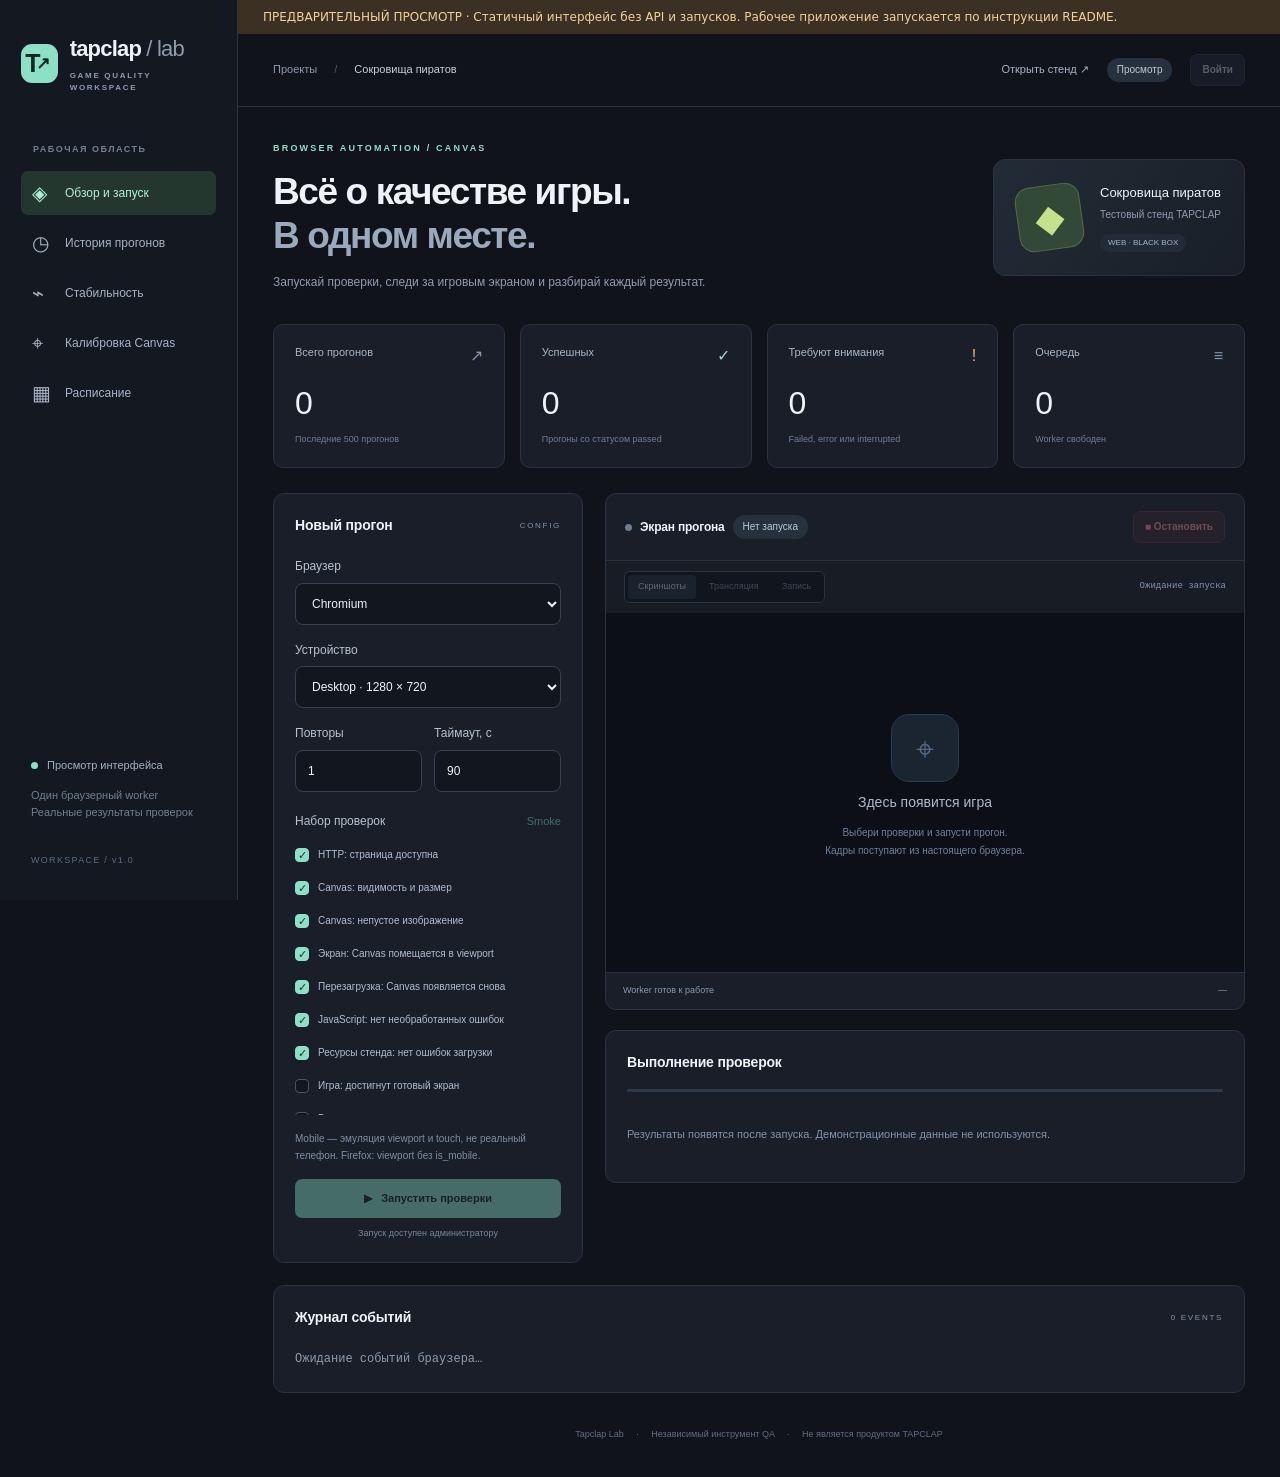
<file: preview.html>
<!doctype html>
<html lang="ru">
<head>
  <meta charset="utf-8"><meta name="viewport" content="width=device-width,initial-scale=1">
  <meta name="theme-color" content="#11151d"><title>Tapclap Lab · Game QA</title>
  <style>:root{color-scheme:dark;--bg:#10131a;--panel:#191e28;--border:#2b3240;--text:#eff3f7;--muted:#8f9bae;--mint:#8be0c5;--amber:#e9b870;--red:#f58d91;--sidebar:238px}*{box-sizing:border-box}body{margin:0;background:var(--bg);color:var(--text);font:14px/1.55 -apple-system,BlinkMacSystemFont,"Segoe UI",sans-serif}a{color:inherit;text-decoration:none}button,input,select{font:inherit}button{cursor:pointer}button:disabled{cursor:not-allowed;opacity:.4}button:focus-visible,a:focus-visible,input:focus-visible,select:focus-visible{outline:2px solid var(--mint);outline-offset:3px}input,select{width:100%;background:#11161f;color:var(--text);border:1px solid #384151;border-radius:8px;padding:10px 12px;min-height:42px}select{cursor:pointer}label{display:block;color:#b8c2d0;font-size:12px;font-weight:500;margin-bottom:16px}label input,label select{display:block;margin-top:7px}.sidebar{position:fixed;width:var(--sidebar);height:100vh;padding:32px 21px;background:#141821;border-right:1px solid var(--border);display:flex;flex-direction:column;z-index:2}.brand{display:flex;gap:12px;align-items:center;font-size:22px;font-weight:700;letter-spacing:-.8px}.brand-mark{background:var(--mint);color:#12261f;display:block;width:38px;height:39px;text-align:center;line-height:39px;border-radius:11px;font-size:25px;position:relative;letter-spacing:-4px;padding-right:7px}.brand-mark span{font-size:17px;vertical-align:top}.brand-lab{font-weight:400;color:var(--muted)}.brand small{display:block;font-size:8px;letter-spacing:1.7px;margin-top:4px;color:var(--muted)}.nav-label{font-size:9px;font-weight:600;letter-spacing:1.5px;color:#737f94;margin:48px 12px 14px}nav{display:flex;flex-direction:column;gap:6px}nav a{padding:12px 11px;display:flex;gap:12px;align-items:center;color:#a7b2c3;font-size:12px;border-radius:7px}nav a span{font-size:20px;width:21px;line-height:1}nav a:hover{background:#202733}nav a.active{background:#24372f;color:#adf0d9}.sidebar-bottom{margin-top:auto;font-size:11px;color:#a4b0c3;padding:24px 10px 0}.sidebar-bottom p{font-size:11px;color:#718095;margin:13px 0 30px}.version{font-size:9px;letter-spacing:1.3px;color:#5c6b81}.dot{display:inline-block;width:7px;height:7px;background:#6e7d92;border-radius:50%;margin-right:6px}.dot.live{background:var(--mint);box-shadow:0 0 12px #8be0c544}.sidebar-bottom .dot{background:var(--mint)}.workspace{margin-left:var(--sidebar)}.topbar{height:73px;border-bottom:1px solid var(--border);padding:0 35px;display:flex;align-items:center;justify-content:space-between;gap:20px}.breadcrumb{font-size:11px;color:#8c99ad}.breadcrumb span{padding:0 14px;color:#4c586b}.breadcrumb strong{font-weight:500;color:#c6d0df}.header-actions{display:flex;align-items:center;gap:18px}.header-actions>a{font-size:11px;color:#a8b5c8}.pill{display:inline-flex;align-items:center;white-space:nowrap;font-size:10px;border-radius:20px;background:#27303d;padding:4px 10px;color:#bcc7d8}.pill.passed{background:#233b32;color:var(--mint)}.pill.failed,.pill.error,.pill.interrupted{background:#402a31;color:var(--red)}.pill.running{background:#223f3b;color:var(--mint)}.pill.queued{background:#383329;color:var(--amber)}.pill.skipped,.pill.cancelled{color:#b2aec9;background:#302d3c}.pill.admin{color:var(--mint);background:#24372f}.pill.subtle{font-size:8px;padding:3px 8px;background:#242b38;color:#a5b2c6}main{padding:35px;max-width:1640px;margin:auto}.page-heading,.section-heading{display:flex;justify-content:space-between;align-items:center;gap:24px;margin-bottom:30px}.eyebrow{font-size:9px;letter-spacing:2.2px;color:var(--mint);font-weight:600;margin:0 0 14px}h1{font-size:37px;font-weight:600;letter-spacing:-1.4px;line-height:1.18;margin:0 0 15px}h1 span{color:#9ba9bc}.subtitle{font-size:12px;color:var(--muted);margin:0;line-height:1.8}.project-badge{display:flex;gap:18px;align-items:center;padding:23px;border:1px solid var(--border);background:linear-gradient(125deg,#222c36,#191e28);border-radius:12px;min-width:250px;font-weight:500;font-size:13px}.project-badge small{display:block;font-size:10px;color:var(--muted);margin:3px 0 9px}.gem{font-size:38px;background:#334938;color:#c4e28b;border:1px solid #566c46;border-radius:15px;width:65px;height:65px;text-align:center;line-height:65px;transform:rotate(-8deg)}.metrics{display:grid;grid-template-columns:repeat(4,1fr);gap:15px;margin-bottom:25px}.metrics article{padding:19px 21px;background:var(--panel);border:1px solid var(--border);border-radius:10px}.metrics p{font-size:11px;color:#a9b5c7;margin:0;display:flex;justify-content:space-between}.metrics p span{font-size:16px;color:#8696ac}.metrics strong{display:block;font-size:32px;font-weight:500;line-height:1.5;margin-top:10px;letter-spacing:-1px}.metrics small{font-size:9px;color:#6f7f96}.metrics .green{color:var(--mint)}.metrics .amber{color:var(--amber)}.panel{background:var(--panel);border:1px solid var(--border);border-radius:11px;padding:21px;min-width:0}.panel-heading{display:flex;align-items:center;justify-content:space-between;gap:12px;margin-bottom:20px}h2{font-size:14px;margin:0;font-weight:600;letter-spacing:-.2px}h3{font-size:16px;font-weight:500;margin:10px 0}.tag{font-size:8px;color:#8494ac;letter-spacing:1.7px}.run-grid{display:grid;grid-template-columns:310px minmax(0,1fr);gap:22px}.two-columns{display:grid;grid-template-columns:1fr 1fr;gap:12px}.test-label{display:flex;justify-content:space-between;font-size:12px;color:#b8c2d0;margin:4px 0 10px}.text-button{border:0;background:none;color:var(--mint);font-size:11px;padding:0}.test-picker{display:flex;flex-direction:column;gap:4px;max-height:275px;overflow:auto;margin:0 -5px;padding:0 5px}.test-option{display:flex;gap:9px;align-items:flex-start;color:#afbdd1;font-size:10px;font-weight:400;padding:7px 0;margin:0;line-height:1.5}.test-option input{appearance:none;flex:0 0 14px;width:14px;min-height:14px;height:14px;padding:0;margin:1px 0 0;border-radius:4px;border-color:#45546a}.test-option input:checked{background:var(--mint);border-color:var(--mint)}.test-option input:checked:after{content:'✓';display:block;font-size:11px;color:#15392b;line-height:12px;text-align:center}.hint{font-size:10px;color:#7e8da4;line-height:1.7;margin:15px 0}.button{border-radius:7px;border:1px solid transparent;font-size:11px;font-weight:600;padding:10px 16px;min-height:38px;transition:background .15s}.button.primary{background:var(--mint);color:#12271f}.button.primary:hover{background:#a5edd6}.button.secondary{color:#c3cfdf;background:#222b38;border-color:#374356}.button.secondary:hover{background:#2b3748}.button.danger{background:#39272d;color:var(--red);border-color:#5a333e}.button.small{font-size:10px;padding:7px 11px;min-height:30px}.full{width:100%}.config-footnote{font-size:9px;text-align:center;color:#78869b;margin:9px 0 0}.monitor-stack{display:flex;flex-direction:column;gap:20px}.monitor{padding:0;overflow:hidden}.monitor>.panel-heading{padding:17px 19px;margin:0}.title-with-dot{display:flex;align-items:center;gap:8px}.title-with-dot .dot{margin:0}.title-with-dot h2{font-size:12px}.monitor-toolbar{display:flex;justify-content:space-between;gap:12px;align-items:center;border-top:1px solid var(--border);padding:10px 18px;background:#171c25}.segments{display:flex;gap:3px;background:#10151e;border:1px solid #2a3443;border-radius:6px;padding:3px}.segments button{border:0;background:transparent;color:#8292a9;font-size:9px;border-radius:4px;padding:5px 10px}.segments button.selected{background:#2a3744;color:#d7e2ef}.mono{font-family:ui-monospace,SFMono-Regular,monospace;font-size:9px;color:#8292a9}.screen{background:#0c1016;aspect-ratio:16/9;max-height:480px;position:relative;display:flex;justify-content:center;align-items:center;overflow:hidden}.screen img,.screen video{width:100%;height:100%;object-fit:contain}.screen [hidden]{display:none}.empty-screen{text-align:center;color:#6f819a}.empty-screen h3{font-size:14px;color:#acb9cc}.empty-screen p{font-size:10px;line-height:1.8}.screen-icon{display:inline-block;font-size:32px;color:#526880;background:#1b2532;width:68px;height:68px;line-height:68px;border-radius:18px;border:1px solid #2b3b4f}.screen-caption{position:absolute;top:14px;left:14px;letter-spacing:1.5px;font-size:8px;color:#d6f6e9;padding:5px 9px;border-radius:4px;background:#132f26d9}.monitor-footer{padding:11px 17px;display:flex;justify-content:space-between;font-size:9px;color:#8a9bb3;gap:15px;border-top:1px solid var(--border)}#currentStep{overflow:hidden;white-space:nowrap;text-overflow:ellipsis}#frameInfo{white-space:nowrap}#videoSelect{margin:10px;width:calc(100% - 20px);font-size:11px}.progress-track{height:3px;background:#30394a;margin:-4px 0 16px;border-radius:5px;overflow:hidden}.progress-track>span{height:100%;display:block;width:0;background:var(--mint);transition:width .3s}.results-empty{font-size:11px;color:#8393ab;padding:18px 0}.test-result{display:grid;grid-template-columns:22px minmax(0,1fr) auto auto;align-items:center;gap:10px;padding:10px 0;border-bottom:1px solid #283140;font-size:11px}.test-result:last-child{border:0}.result-icon{font-size:15px;color:#8494a9}.test-result.passed .result-icon{color:var(--mint)}.test-result.failed .result-icon{color:var(--red)}.test-result.running .result-icon{color:var(--amber)}.test-result small{display:block;font-size:10px;color:#8898b0;margin-top:5px;white-space:pre-wrap;overflow-wrap:anywhere}.test-result a{color:var(--mint);font-size:10px}.run-summary{background:#30232b;border:1px solid #593540;padding:12px;margin-top:12px;font-size:11px;border-radius:7px;color:#edb2b8;white-space:pre-wrap}.result-links{display:flex;gap:10px;font-size:10px;color:var(--mint)}.log-panel{margin-top:22px}.event-log{max-height:220px;overflow:auto;font:10px/1.8 ui-monospace,SFMono-Regular,monospace;color:#a3b4ca}.event{display:flex;gap:14px;padding:3px 0}.event time{color:#677b96;white-space:nowrap}.event span{overflow-wrap:anywhere}.event.error,.event.run_end{color:var(--amber)}footer{text-align:center;font-size:9px;color:#5f6f85;padding:35px 0 0}footer span{padding:0 10px}.section-heading{margin:15px 0 30px}.section-heading select{width:170px}.section-heading h1{font-size:31px}.table-scroll{overflow:auto}table{border-collapse:collapse;width:100%;text-align:left;white-space:nowrap;font-size:11px}th{font-size:9px;text-transform:uppercase;letter-spacing:1px;color:#73859e;font-weight:500;padding:8px 12px 17px}td{padding:16px 12px;border-top:1px solid var(--border);color:#b6c4d7}td strong{font-weight:500;color:#e1e9f3}td small{font-size:9px;color:#8292aa;display:block;margin-top:3px}.table-empty{padding:55px 20px;text-align:center;color:#8392a9;font-size:12px}.compare-panel{margin-top:24px}.compare-controls{display:flex;gap:15px;align-items:center;margin-bottom:20px}.compare-controls select{flex:1}.notice{border:1px solid #35453e;background:#1a2925;color:#9fc8b8;border-radius:9px;padding:15px 20px;font-size:11px;margin-bottom:24px;line-height:1.8}.notice code{background:#15221d;color:#c1f2df;padding:2px 5px;border-radius:3px;font-size:10px}.muted{color:var(--muted);font-size:12px}.sparkline{display:block;width:150px;height:32px}.calibration-grid{display:grid;grid-template-columns:minmax(0,1.2fr) minmax(0,1fr);gap:22px}.capture-wrap{position:relative;background:#10151d;border:1px solid #2d394b;border-radius:7px;overflow:hidden;min-height:200px}#captureCanvas{width:100%;display:block;touch-action:none;cursor:crosshair}.capture-empty{position:absolute;inset:0;display:flex;align-items:center;justify-content:center;color:#6d819e;font-size:11px;pointer-events:none}.capture-controls{display:flex;align-items:flex-end;gap:15px;margin-top:18px}.capture-controls label{flex:1;margin:0}.capture-controls .button{height:42px}.template-list,.scenario-list{display:flex;flex-wrap:wrap;gap:8px;margin-top:20px}.template-chip{border:1px solid #3e4c5e;background:#263342;padding:5px 9px;border-radius:5px;font-size:10px;color:#c6d8eb}.template-chip small{color:#89a5bd;margin-left:5px}.scenario-row{padding:9px 0;display:flex;gap:8px;align-items:center;border-bottom:1px solid #313b4c;font-size:10px}.scenario-row .step-number{border:1px solid #42546a;border-radius:50%;width:22px;height:22px;line-height:20px;text-align:center;color:var(--mint);flex-shrink:0}.scenario-row span:nth-child(2){flex:1}.scenario-row button{border:0;background:none;color:var(--red);font-size:18px}.step-editor{display:flex;flex-wrap:wrap;gap:8px;margin-top:18px}.step-editor select{width:calc(50% - 4px);font-size:11px}.step-editor input{font-size:11px;flex:1}.schedule-grid{display:grid;grid-template-columns:360px minmax(0,1fr);gap:24px}.schedule-card{border-bottom:1px solid var(--border);padding:17px 0}.schedule-card:first-child{padding-top:0}.schedule-card-header{display:flex;gap:20px;justify-content:space-between;align-items:center}.schedule-card h3{margin:0;font-size:13px}.schedule-card p{font-size:11px;color:var(--muted);margin:7px 0}.schedule-card .mono{font-size:10px}dialog{color:var(--text);background:#1b2330;border:1px solid #46556c;border-radius:15px;max-width:420px;width:calc(100% - 36px);padding:30px}dialog::backdrop{background:#070b13bd;backdrop-filter:blur(4px)}dialog h2{font-size:21px;margin-bottom:10px}dialog label{margin-top:25px}.dialog-close{position:absolute;right:14px;top:10px;background:none;border:0;color:var(--muted);font-size:25px}.error-text{color:var(--red);font-size:12px;min-height:18px}#toast{position:fixed;right:25px;bottom:25px;max-width:450px;z-index:10;padding:14px 20px;border:1px solid #4b685c;background:#203a30;color:#c7f5e1;border-radius:9px;box-shadow:0 10px 50px #0008;font-size:12px}#toast.error{border-color:#71414c;background:#3d2730;color:#ffc1c7}[hidden]{display:none!important}::-webkit-scrollbar{width:6px;height:6px}::-webkit-scrollbar-thumb{background:#3d4b60;border-radius:10px}@media(min-width:1500px){h1{font-size:42px}.run-grid{grid-template-columns:330px minmax(0,1fr)}.test-picker{max-height:330px}}@media(max-width:1150px){:root{--sidebar:200px}.sidebar{padding:28px 13px}.brand{font-size:20px}.topbar{padding:0 22px}main{padding:25px 22px}.project-badge{min-width:210px;padding:17px;gap:12px}.run-grid{grid-template-columns:270px minmax(0,1fr);gap:16px}.panel{padding:17px}.metrics{gap:10px}.metrics article{padding:15px}.monitor-toolbar{flex-wrap:wrap}.calibration-grid{grid-template-columns:1fr}.schedule-grid{grid-template-columns:300px 1fr}.screen{min-height:230px}.header-actions{gap:10px}}@media(max-width:850px){:root{--sidebar:0px}.sidebar{position:static;width:100%;height:auto;padding:16px 20px;border-right:0;border-bottom:1px solid var(--border)}.brand{font-size:19px}.brand-mark{height:34px;width:34px;line-height:34px}.brand small,.nav-label,.sidebar-bottom{display:none}nav{flex-direction:row;gap:4px;overflow:auto;margin-top:15px}nav a{white-space:nowrap;font-size:10px;padding:8px}nav a span{font-size:15px;width:auto}.topbar{height:56px}.breadcrumb{font-size:10px}.header-actions>a{display:none}.page-heading{align-items:flex-start}.project-badge{display:none}h1{font-size:32px}.metrics{grid-template-columns:repeat(2,1fr)}.run-grid{grid-template-columns:1fr}.test-picker{max-height:180px}.config-panel form{display:grid;grid-template-columns:1fr 1fr;gap:0 20px}.config-panel .test-label,.config-panel .test-picker,.config-panel .hint,.config-panel .full,.config-footnote{grid-column:1/-1}.config-panel .two-columns{grid-column:1/-1}.screen{min-height:220px;max-height:500px}.schedule-grid{grid-template-columns:1fr}.compare-controls{flex-wrap:wrap}.compare-controls select{width:100%;flex:auto}.section-heading h1{font-size:27px}.section-heading{align-items:flex-start}.capture-controls{flex-wrap:wrap}.capture-controls label{min-width:160px}.title-with-dot{gap:6px}.monitor>.panel-heading{padding:14px}.monitor-footer{font-size:9px}.compare-controls>span{display:none}.event{gap:8px}.subtitle{font-size:11px}}@media(prefers-reduced-motion:reduce){*{transition:none!important}}
</style>
</head>
<body>
  <aside class="sidebar">
    <a class="brand" href="#overview"><span class="brand-mark">T<span>↗</span></span><span>tapclap<span class="brand-lab"> / lab</span><small>GAME QUALITY WORKSPACE</small></span></a>
    <p class="nav-label">РАБОЧАЯ ОБЛАСТЬ</p>
    <nav aria-label="Основная навигация">
      <a href="#overview" data-nav="overview" class="active"><span>◈</span> Обзор и запуск</a>
      <a href="#history" data-nav="history"><span>◷</span> История прогонов</a>
      <a href="#stability" data-nav="stability"><span>⌁</span> Стабильность</a>
      <a href="#calibration" data-nav="calibration"><span>⌖</span> Калибровка Canvas</a>
      <a href="#schedules" data-nav="schedules"><span>▦</span> Расписание</a>
    </nav>
    <div class="sidebar-bottom"><span class="dot"></span> <span id="connection">Просмотр интерфейса</span><p>Один браузерный worker<br>Реальные результаты проверок</p><span class="version">WORKSPACE / v1.0</span></div>
  </aside>
  <div class="workspace"><div style="padding:10px 25px;background:#3b3021;color:#f1d19a;font:12px system-ui">ПРЕДВАРИТЕЛЬНЫЙ ПРОСМОТР · Статичный интерфейс без API и запусков. Рабочее приложение запускается по инструкции README.</div>
    <header class="topbar"><span class="breadcrumb">Проекты <span>/</span> <strong>Сокровища пиратов</strong></span><div class="header-actions"><a href="https://gems2-testers.stand.tapclap.com/" target="_blank" rel="noreferrer">Открыть стенд ↗</a><span id="role" class="pill">Просмотр</span><button disabled id="authButton" class="button small secondary">Войти</button></div></header>
    <main>
      <section data-page="overview" class="page">
        <div class="page-heading"><div><p class="eyebrow">BROWSER AUTOMATION / CANVAS</p><h1>Всё о качестве игры.<br><span>В одном месте.</span></h1><p class="subtitle">Запускай проверки, следи за игровым экраном и разбирай каждый результат.</p></div><div class="project-badge"><span class="gem">◆</span><div>Сокровища пиратов<small>Тестовый стенд TAPCLAP</small><span class="pill subtle">WEB · BLACK BOX</span></div></div></div>
        <div class="metrics"><article><p>Всего прогонов <span>↗</span></p><strong id="metricTotal">0</strong><small>Последние 500 прогонов</small></article><article><p>Успешных <span class="green">✓</span></p><strong id="metricPassed">0</strong><small>Прогоны со статусом passed</small></article><article><p>Требуют внимания <span class="amber">!</span></p><strong id="metricFailed">0</strong><small>Failed, error или interrupted</small></article><article><p>Очередь <span>≡</span></p><strong id="metricQueued">0</strong><small id="workerStatus">Worker свободен</small></article></div>
        <div class="run-grid">
          <section class="panel config-panel"><div class="panel-heading"><h2>Новый прогон</h2><span class="tag">CONFIG</span></div>
            <form id="runForm"><label>Браузер<select id="browser"><option value="chromium">Chromium</option><option value="firefox">Firefox</option><option value="webkit">WebKit</option></select></label>
              <label>Устройство<select id="profile"><option value="desktop">Desktop · 1280 × 720</option><option value="mobile">Mobile · 390 × 844</option><option value="tablet">Tablet · 820 × 1180</option></select></label>
              <div class="two-columns"><label>Повторы<input id="repeat" type="number" min="1" max="10" value="1"></label><label>Таймаут, с<input id="timeout" type="number" min="15" max="180" value="90"></label></div>
              <div class="test-label"><span>Набор проверок</span><button disabled type="button" id="selectSmoke" class="text-button">Smoke</button></div><div id="testPicker" class="test-picker"><label class="test-option" title="Главный документ отвечает HTTP 2xx/3xx."><input type="checkbox" disabled checked><span>HTTP: страница доступна</span></label><label class="test-option" title="gameCanvas видим и имеет ненулевой размер. Это не проверка окончания загрузки игры."><input type="checkbox" disabled checked><span>Canvas: видимость и размер</span></label><label class="test-option" title="На Canvas есть графика, а не одноцветный экран. Загрузочная заставка тоже считается графикой."><input type="checkbox" disabled checked><span>Canvas: непустое изображение</span></label><label class="test-option" title="Нет обрезания Canvas и горизонтальной прокрутки."><input type="checkbox" disabled checked><span>Экран: Canvas помещается в viewport</span></label><label class="test-option" title="После перезагрузки снова доступен Canvas. Сохранность игрового прогресса этим не проверяется."><input type="checkbox" disabled checked><span>Перезагрузка: Canvas появляется снова</span></label><label class="test-option" title="В течение окна наблюдения нет pageerror. console.error сохраняется отдельно в журнале."><input type="checkbox" disabled checked><span>JavaScript: нет необработанных ошибок</span></label><label class="test-option" title="Нет failed-запросов и HTTP 4xx/5xx к домену стенда за окно наблюдения."><input type="checkbox" disabled checked><span>Ресурсы стенда: нет ошибок загрузки</span></label><label class="test-option" title="Поиск откалиброванного шаблона game_ready. Без шаблона — skipped, без ложного passed."><input type="checkbox" disabled ><span>Игра: достигнут готовый экран</span></label><label class="test-option" title="Сравнение с утверждённым эталоном данного браузера и viewport. До калибровки — skipped."><input type="checkbox" disabled ><span>Визуальная регрессия: эталон</span></label><label class="test-option" title="Держит игру открытой почти до таймаута для захвата шаблонов. Это сбор кадров, а не игровая проверка; итог skipped."><input type="checkbox" disabled ><span>Калибровка: длительное наблюдение</span></label></div>
              <p class="hint">Mobile — эмуляция viewport и touch, не реальный телефон. Firefox: viewport без is_mobile.</p>
              <button disabled type="submit" class="button primary full" id="launchButton">▶ &nbsp; Запустить проверки</button><p class="config-footnote" id="launchHint">Запуск доступен администратору</p>
            </form>
          </section>
          <div class="monitor-stack">
            <section class="panel monitor"><div class="panel-heading"><div class="title-with-dot"><span class="dot" id="liveDot"></span><h2>Экран прогона</h2><span id="runStatus" class="pill">Нет запуска</span></div><button id="stopButton" class="button danger small" disabled>■ Остановить</button></div>
              <div class="monitor-toolbar"><div class="segments"><button disabled data-monitor="snapshot" class="selected">Скриншоты</button><button disabled data-monitor="stream">Трансляция</button><button disabled data-monitor="video">Запись</button></div><span id="runMeta" class="mono">Ожидание запуска</span></div>
              <div class="screen" id="screen"><div id="screenEmpty" class="empty-screen"><span class="screen-icon">⌖</span><h3>Здесь появится игра</h3><p>Выбери проверки и запусти прогон.<br>Кадры поступают из настоящего браузера.</p></div><img id="liveImage" alt="Текущий экран браузера" hidden><video id="runVideo" controls preload="metadata" hidden></video><span class="screen-caption" id="screenCaption" hidden>LIVE VIEW</span></div>
              <div class="monitor-footer"><span id="currentStep">Worker готов к работе</span><span id="frameInfo">—</span></div><select id="videoSelect" aria-label="Видеозапись теста" hidden></select>
            </section>
            <section class="panel results-panel"><div class="panel-heading"><h2>Выполнение проверок</h2><div class="result-links" id="resultLinks"></div></div><div class="progress-track"><span id="progressFill"></span></div><div id="testResults" class="results-empty">Результаты появятся после запуска. Демонстрационные данные не используются.</div><div id="runSummary" class="run-summary" hidden></div></section>
          </div>
        </div>
        <section class="panel log-panel"><div class="panel-heading"><h2>Журнал событий</h2><span class="tag" id="eventCount">0 EVENTS</span></div><div id="eventLog" class="event-log"><span class="muted">Ожидание событий браузера…</span></div></section>
      </section>

      <section data-page="history" class="page" hidden><div class="section-heading"><div><p class="eyebrow">RUN ARCHIVE</p><h1>История прогонов</h1><p class="subtitle">Результаты, материалы и сравнение изменений.</p></div><select id="historyFilter" aria-label="Фильтр истории"><option value="all">Все статусы</option><option>passed</option><option>failed</option><option>error</option><option>running</option><option>queued</option><option>cancelled</option><option>interrupted</option></select></div><div class="panel"><div id="historyTable" class="table-scroll"><div class="table-empty">Нет данных: это предварительный просмотр интерфейса.</div></div></div><section class="panel compare-panel"><div class="panel-heading"><h2>Сравнить два прогона</h2></div><div class="compare-controls"><select id="compareA" aria-label="Первый прогон"></select><span>→</span><select id="compareB" aria-label="Второй прогон"></select><button disabled id="compareButton" class="button secondary">Сравнить</button></div><div id="compareResult" class="muted">Выбери прогоны с одинаковым браузером и профилем для корректного сравнения.</div></section></section>

      <section data-page="stability" class="page" hidden><div class="section-heading"><div><p class="eyebrow">QUALITY SIGNALS</p><h1>Стабильность проверок</h1><p class="subtitle">Процент прохождения и длительность — отдельно для каждого браузера и профиля.</p></div></div><div class="notice">«Нестабилен» означает наличие и passed, и failed в истории. Это сигнал для анализа: причиной может быть как тест, так и изменение игры. Skipped исключены из процента прохождения.</div><div class="panel table-scroll" id="stabilityTable"><div class="table-empty">Нет данных: это предварительный просмотр интерфейса.</div></div></section>

      <section data-page="calibration" class="page" hidden><div class="section-heading"><div><p class="eyebrow">VISUAL SCENARIOS</p><h1>Калибровка Canvas</h1><p class="subtitle">Преврати реальный игровой экран в проверяемый сценарий.</p></div><button disabled id="captureButton" class="button primary">⌖ Захватить кадр</button></div><div class="notice">Запусти или открой прогон, захвати кадр и выдели устойчивый элемент. Шаблоны привязаны к браузеру и viewport. Для готовности игры используй имя <code>game_ready</code>; для эталона — <code id="baselineName">baseline_desktop_chromium</code> и полный кадр.</div>
        <div class="calibration-grid"><section class="panel"><div class="panel-heading"><h2>Редактор шаблона</h2><button disabled id="selectFullFrame" class="text-button">Весь кадр</button></div><div class="capture-wrap"><canvas id="captureCanvas" width="1280" height="720" aria-label="Выделите элемент на скриншоте"></canvas><div id="captureEmpty" class="capture-empty">Захвати кадр из выбранного прогона</div></div><div class="capture-controls"><label>Имя шаблона<input id="templateName" placeholder="game_ready" pattern="[a-z][a-z0-9_]{2,47}"></label><button disabled id="saveTemplate" class="button secondary">Сохранить шаблон</button></div><p id="captureInfo" class="hint">Перетащи мышь или палец, чтобы выделить область.</p><div id="templateList" class="template-list"></div></section>
          <section class="panel scenario-panel"><div class="panel-heading"><h2>Конструктор сценария</h2><span class="tag">NO CODE</span></div><label>Название<input id="scenarioName" placeholder="Открытие настроек игры"></label><div id="scenarioSteps"></div><div class="step-editor"><select id="stepAction" aria-label="Действие"><option value="wait">Ждать шаблон</option><option value="click">Нажать шаблон</option><option value="assert">Проверить шаблон</option><option value="reload">Перезагрузить</option><option value="screenshot">Скриншот</option><option value="drag">Перетащить</option></select><select id="stepTemplate" aria-label="Шаблон"></select><input id="dragCoords" placeholder="x1,y1,x2,y2 · от 0 до 1" hidden><button disabled id="addStep" class="button secondary small">+ Шаг</button></div><p class="hint">Нужен хотя бы один шаг «Проверить шаблон». Drag использует мышь и координаты относительно всего viewport.</p><button disabled id="saveScenario" class="button primary full">Сохранить сценарий</button><div id="scenarioList" class="scenario-list"></div></section></div>
      </section>

      <section data-page="schedules" class="page" hidden><div class="section-heading"><div><p class="eyebrow">SCHEDULED CHECKS</p><h1>Проверки по расписанию</h1><p class="subtitle">Ежедневные прогоны с текущим набором тестов.</p></div></div><div class="schedule-grid"><section class="panel"><div class="panel-heading"><h2>Новое расписание</h2></div><form id="scheduleForm"><label>Название<input id="scheduleName" value="Ежедневный smoke" maxlength="100"></label><div class="two-columns"><label>Время<input id="scheduleTime" type="time" value="09:00" required></label><label>Часовой пояс<select id="scheduleZone"><option value="240">Тбилиси · UTC+4</option><option value="180">Минск · UTC+3</option><option value="0">UTC</option></select></label></div><p class="hint" id="scheduleOptions">Будет сохранён набор проверок из раздела «Обзор и запуск». Часовой пояс — фиксированное смещение UTC, без перехода на летнее время.</p><button disabled class="button primary full">Создать расписание</button></form></section><section class="panel"><div class="panel-heading"><h2>Активные расписания</h2></div><div id="scheduleList"><div class="table-empty">Нет данных: это предварительный просмотр интерфейса.</div></div><p class="hint">Сервис должен работать в момент запуска. После простоя выполняется один пропущенный запуск, затем — следующий день.</p></section></div></section>
      <footer>Tapclap Lab <span>·</span> Независимый инструмент QA <span>·</span> Не является продуктом TAPCLAP</footer>
    </main>
  </div>
  <dialog id="loginDialog"><form id="loginForm"><button disabled id="closeLogin" class="dialog-close" type="button" aria-label="Закрыть">×</button><p class="eyebrow">WORKSPACE ACCESS</p><h2>Вход администратора</h2><p class="muted">Для запуска тестов и изменения настроек.</p><label>Ключ администратора<input type="password" id="adminToken" autocomplete="current-password" required></label><p id="loginError" class="error-text" role="alert"></p><button disabled class="button primary full">Войти</button></form></dialog><div id="toast" role="status" aria-live="polite" hidden></div>
<script>
function route(){var name=location.hash.slice(1)||'overview';document.querySelectorAll('[data-page]').forEach(function(e){e.hidden=e.dataset.page!==name});document.querySelectorAll('[data-nav]').forEach(function(e){e.classList.toggle('active',e.dataset.nav===name)});}window.addEventListener('hashchange',route);route();
</script></body></html>
</file>
